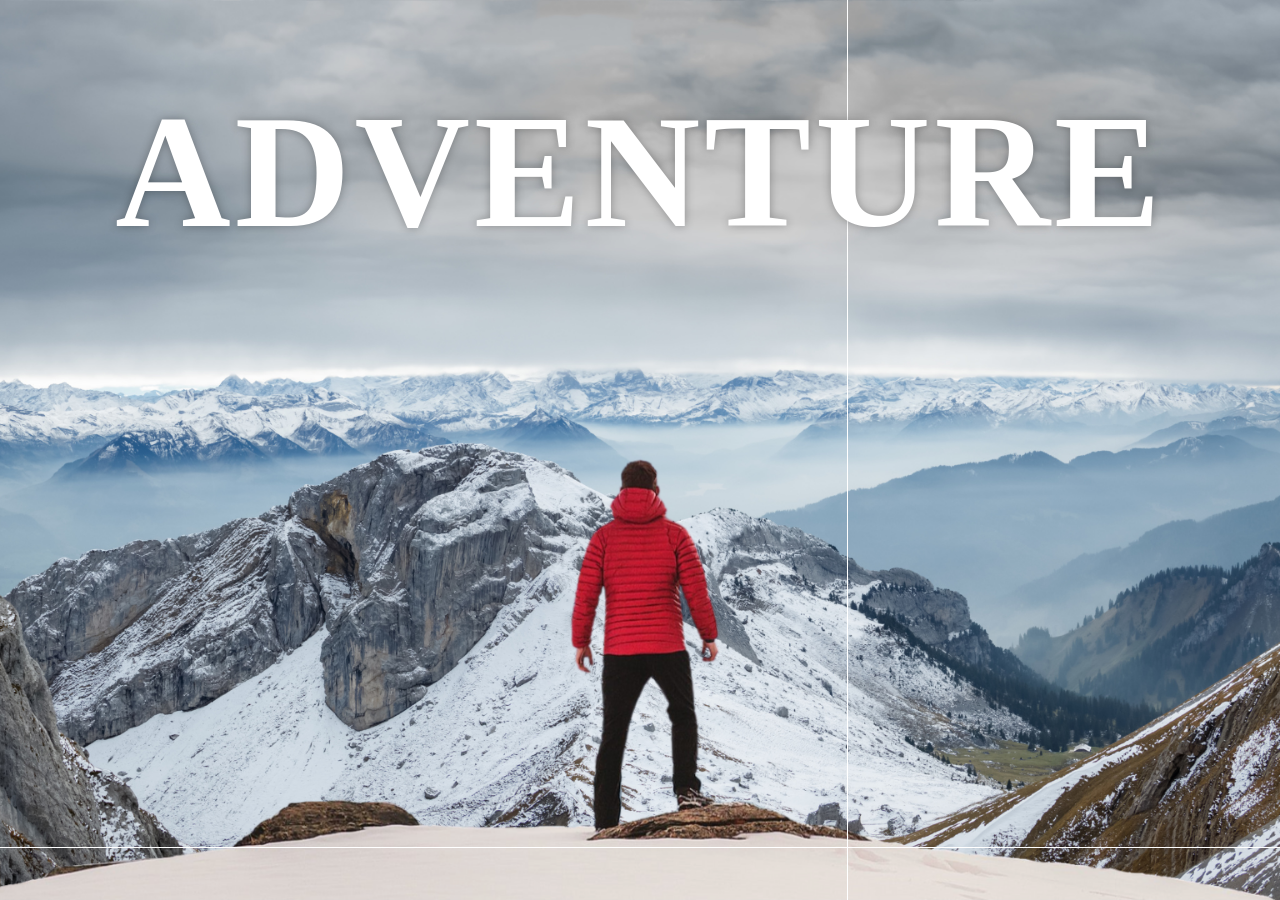
<file: kh projects/Html Css Project1/index.html>
<!DOCTYPE html>
<html lang="en">
<head>
    <meta charset="UTF-8">
    <meta http-equiv="X-UA-Compatible" content="IE=edge">
    <meta name="viewport" content="width=device-width, initial-scale=1.0">
    <title>Parallex</title>
    <link rel="stylesheet" href="styles.css">
</head>
<body>
    <div id="wrapper">
        <div class="container"> 
            <img src="background.png" class="background">
            <img src="foreground.png" class="foreground">
            <h1>ADVENTURE</h1>
        </div>
        <section>
            <h2 class="secheading">Adventure Time!</h2>
            <p class="text">Lorem ipsum dolor sit amet, consectetur adipisicing elit. Nihil odio quasi saepe beatae! Repellendus, soluta unde nemo eaque qui delectus assumenda ullam expedita fuga nisi facere ratione sunt tempore non! Lorem ipsum dolor sit amet consectetur, adipisicing elit. Aliquam ad natus non at? Aliquam deserunt, nemo, quo harum ducimus molestias iste nihil corporis, amet natus repellat. Nisi possimus earum facere!
                <br><br> Lorem ipsum dolor sit amet consectetur adipisicing elit. Maxime dolorem doloremque suscipit pariatur veniam? Alias tempore corporis hic consequatur! Ratione neque necessitatibus provident laboriosam, autem qui pariatur ullam reiciendis eum. Lorem ipsum dolor sit amet consectetur adipisicing elit. Enim, velit veritatis illo culpa repellat deleniti et ut porro dignissimos beatae dolor laudantium mollitia voluptas cum quasi quis? Minus, nostrum odio!
            </p>
            <div class="bg bg1"> 
            <h2 class="desc">BIKING</h2>
         </div>
            <p class="text">Lorem ipsum dolor sit amet, consectetur adipisicing elit. Nihil odio quasi saepe beatae! Repellendus, soluta unde nemo eaque qui delectus assumenda ullam expedita fuga nisi facere ratione sunt tempore non! Lorem ipsum dolor sit amet consectetur, adipisicing elit. Aliquam ad natus non at? Aliquam deserunt, nemo, quo harum ducimus molestias iste nihil corporis, amet natus repellat. Nisi possimus earum facere!
                <br><br> Lorem ipsum dolor sit amet consectetur adipisicing elit. Maxime dolorem doloremque suscipit pariatur veniam? Alias tempore corporis hic consequatur! Ratione neque necessitatibus provident laboriosam, autem qui pariatur ullam reiciendis eum. Lorem ipsum dolor sit amet consectetur adipisicing elit. Enim, velit veritatis illo culpa repellat deleniti et ut porro dignissimos beatae dolor laudantium mollitia voluptas cum quasi quis? Minus, nostrum odio!
            </p>
            

            <div class="bg bg2">
                <h2 class="desc">PARA GILDING</h2>
            </div>
            <p class="text">Lorem ipsum dolor sit amet, consectetur adipisicing elit. Nihil odio quasi saepe beatae! Repellendus, soluta unde nemo eaque qui delectus assumenda ullam expedita fuga nisi facere ratione sunt tempore non! Lorem ipsum dolor sit amet consectetur, adipisicing elit. Aliquam ad natus non at? Aliquam deserunt, nemo, quo harum ducimus molestias iste nihil corporis, amet natus repellat. Nisi possimus earum facere!
                <br><br> Lorem ipsum dolor sit amet consectetur adipisicing elit. Maxime dolorem doloremque suscipit pariatur veniam? Alias tempore corporis hic consequatur! Ratione neque necessitatibus provident laboriosam, autem qui pariatur ullam reiciendis eum. Lorem ipsum dolor sit amet consectetur adipisicing elit. Enim, velit veritatis illo culpa repellat deleniti et ut porro dignissimos beatae dolor laudantium mollitia voluptas cum quasi quis? Minus, nostrum odio!
            </p>
            
            <div class="bg bg3">
                <h2 class="desc">SURFFING</h2>
            </div>
            <p class="text">Lorem ipsum dolor sit amet, consectetur adipisicing elit. Nihil odio quasi saepe beatae! Repellendus, soluta unde nemo eaque qui delectus assumenda ullam expedita fuga nisi facere ratione sunt tempore non! Lorem ipsum dolor sit amet consectetur, adipisicing elit. Aliquam ad natus non at? Aliquam deserunt, nemo, quo harum ducimus molestias iste nihil corporis, amet natus repellat. Nisi possimus earum facere!
                <br><br> Lorem ipsum dolor sit amet consectetur adipisicing elit. Maxime dolorem doloremque suscipit pariatur veniam? Alias tempore corporis hic consequatur! Ratione neque necessitatibus provident laboriosam, autem qui pariatur ullam reiciendis eum. Lorem ipsum dolor sit amet consectetur adipisicing elit. Enim, velit veritatis illo culpa repellat deleniti et ut porro dignissimos beatae dolor laudantium mollitia voluptas cum quasi quis? Minus, nostrum odio!
            </p>
        
        </section>
        
    </div>
</body>
</html>
</file>
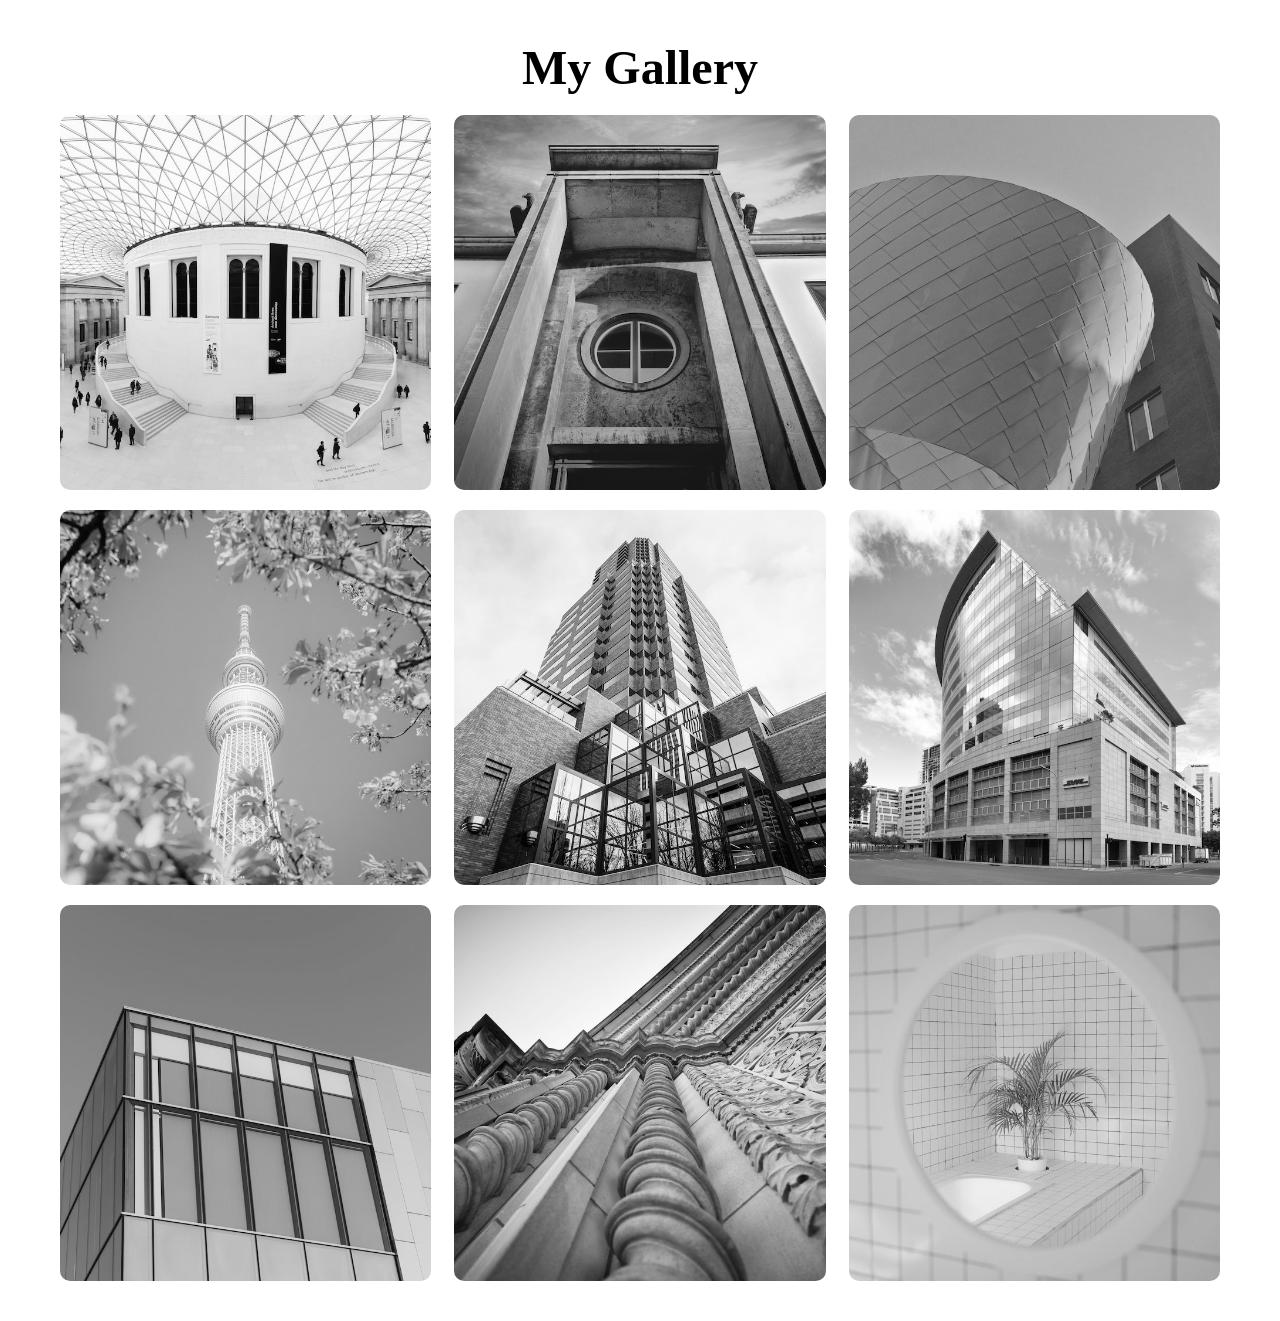
<file: kh projects/html Css project2/index.html>
<!DOCTYPE html>
<html lang="en">
<head>
    <meta charset="UTF-8">
    <meta http-equiv="X-UA-Compatible" content="IE=edge">
    <meta name="viewport" content="width=device-width, initial-scale=1.0">
    <title>Document</title>
    <link rel="stylesheet" href="styles.css">
</head>
<body>
    <div class="wrapper">
        <div class="container">
            <h1>My Gallery</h1>
            <div class="gallery"> 
                <figure class="card"> 
                    <img src="image1.jpg" alt="">
                    <figcaption>Image1</figcaption>
                </figure>
                <figure class="card"> 
                    <img src="image2.jpeg" alt="">
                    <figcaption>Image2</figcaption>
                </figure>
                <figure class="card"> 
                    <img src="image3.jpeg" alt="">
                    <figcaption>Image3</figcaption>
                </figure>
                <figure class="card"> 
                    <img src="image4.jpeg" alt="">
                    <figcaption>Image4</figcaption>
                </figure>
                <figure class="card"> 
                    <img src="image5.jpeg" alt="">
                    <figcaption>Image5</figcaption>
                </figure>
                <figure class="card"> 
                    <img src="image6.jpeg" alt="">
                    <figcaption>Image6</figcaption>
                </figure>
                <figure class="card"> 
                    <img src="image7.jpeg" alt="">
                    <figcaption>Image7</figcaption>
                </figure>
                <figure class="card"> 
                    <img src="image8.jpeg" alt="">
                    <figcaption>Image8</figcaption>
                </figure>
                <figure class="card"> 
                    <img src="image9.jpeg" alt="">
                    <figcaption>Image9</figcaption>
                </figure>
            </div>


        </div>
    </div>
</body>
</html>
</file>
<file: kh projects/Html Css Project1/styles.css>
*{
    margin: 0;
    padding: 0;
    box-sizing: border-box;
}

#wrapper{
    height: 100vh;
    overflow-y: auto;
    overflow-x: hidden;
    perspective: 10px;
}
.container{
    position: relative;
    height: 100%;
    display: flex;
    justify-content: center;
    align-items: center;
    transform-style: preserve-3d;
    z-index: -1;
}
.background{
    transform: translateZ(-40px) scale(5)
}
.foreground{
    transform: translateZ(-20px) scale(3);
}

.background, .foreground{
    position: absolute;
    height: 100%;
    width: 100%;
    object-fit: cover;
    z-index: -1;
  
}

h1{
    position: absolute;
    top: 5rem;
    font-size: 10rem;
    letter-spacing: 4px;
    color: white;
    text-shadow: 0 0 10px rgba(0, 0, 0, 0.3);
}
section{
    background-color: rgb(45, 45, 45);
    color: white;
    padding: 5rem 0;
}
.secheading{
    font-size: 5rem;
    padding: 0 10rem;
}
.text{
    font-size: 1.5rem;
    padding: 0 10rem;
    margin: 5rem 0;
}
.bg{
    position: relative;
    width: 100%;
    background-attachment: fixed;
    height: 500px;
    background-position:center;
    background-size: cover;
}
.desc{
    position: absolute;
    background-color: white;
    padding: 0.5rem 2.5rem;
    top: 50%;
    left: 50%;
    transform: translateX(-50%) translateY(-50%);
    color: black;
    font-size: 3.5rem;
    font-weight: 600;
}
.bg1{
    background-image: url(sport-1.jpg);
}
.bg2{
    background-image: url(sport-2.jpg);
}
.bg3{
    background-image: url(sport-3.jpg);
}
</file>
<file: kh projects/html Css project2/styles.css>
*{
    margin: 0;
    padding: 0;
    box-sizing: border-box;
}
#wrapper{
    height: 100vh;
    overflow-x:hidden;
    overflow-y:auto;
}
.container{
    height: 100%;
    max-width: 1200px;
    margin: 0 auto;
    padding: 20px;

}
.container h1{
    margin: 20px 0;
    text-align: center;
    margin-bottom: 20px;
    font-size: 3rem;
}
.gallery{
    display: flex;
    flex-wrap: wrap;
    justify-content: space-between;
}
.card{
    width: 32%;
    position: relative;
    margin-bottom: 20px;
    border-radius: 10px;
    overflow: hidden;
}
.card img{
    width: 100%;
    height: 100%;
    filter: grayscale(100%);
    box-shadow: 0 0 20px #333;
    object-fit:cover;
}
.card:hover{
    transform: scale(1.03);
    filter: drop-shadow(0 0 10px #333);
    transition: 0.3s;
}
.card:hover img{
    filter: grayscale(0%);
}
.card figcaption{
    position: absolute;
    bottom: 0;
    left: 0;
    padding: 25px;
    width: 100px;
    height: 20px;
    font-size: 16px;
    font-weight: 500;
    color: #fff;
    opacity: 0;
    border-radius: 0 0 10px 10px;
    background: linear-gradient(0deg, rgba(0,0,0,0.5) 0%,rgba(255,255,255,0)100%);
    transition: 0.3s;
}
.card:hover figcaption{
    opacity: 1;
    transform: scale(1.03);

}
</file>
